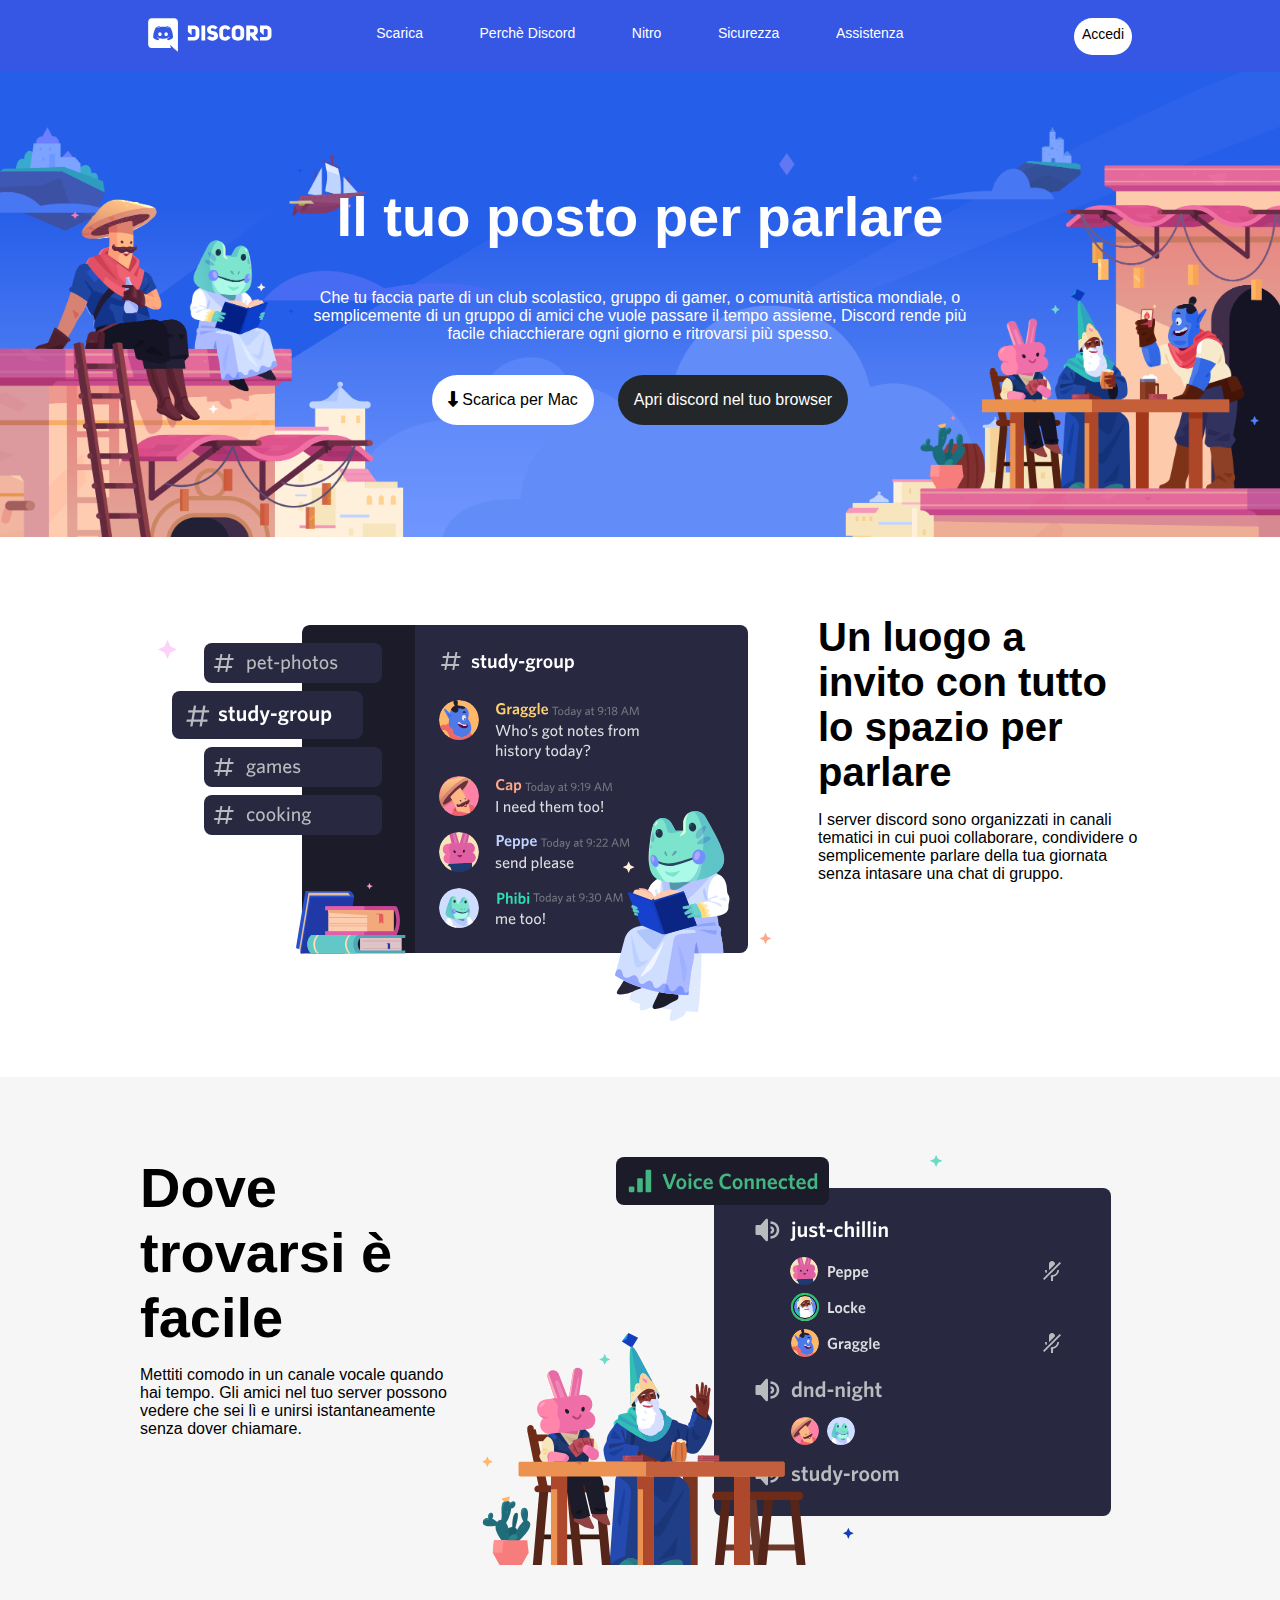
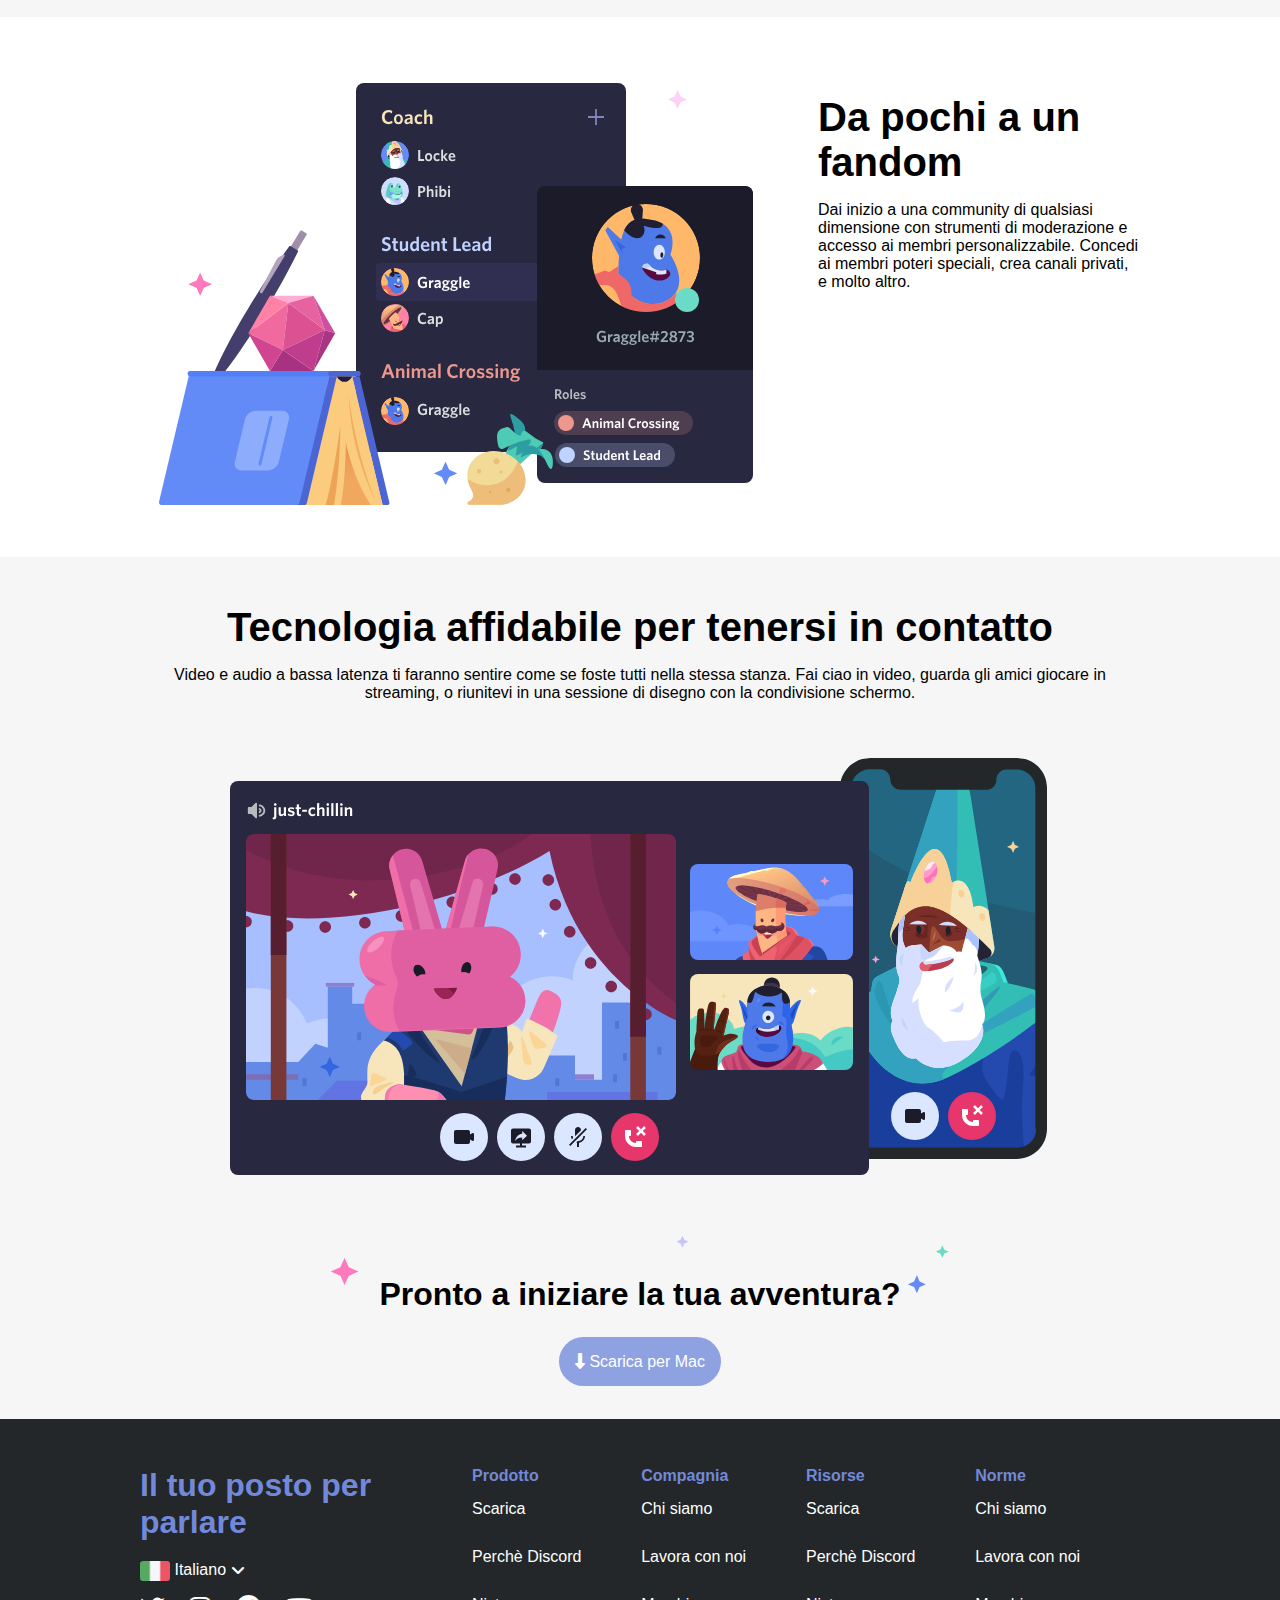
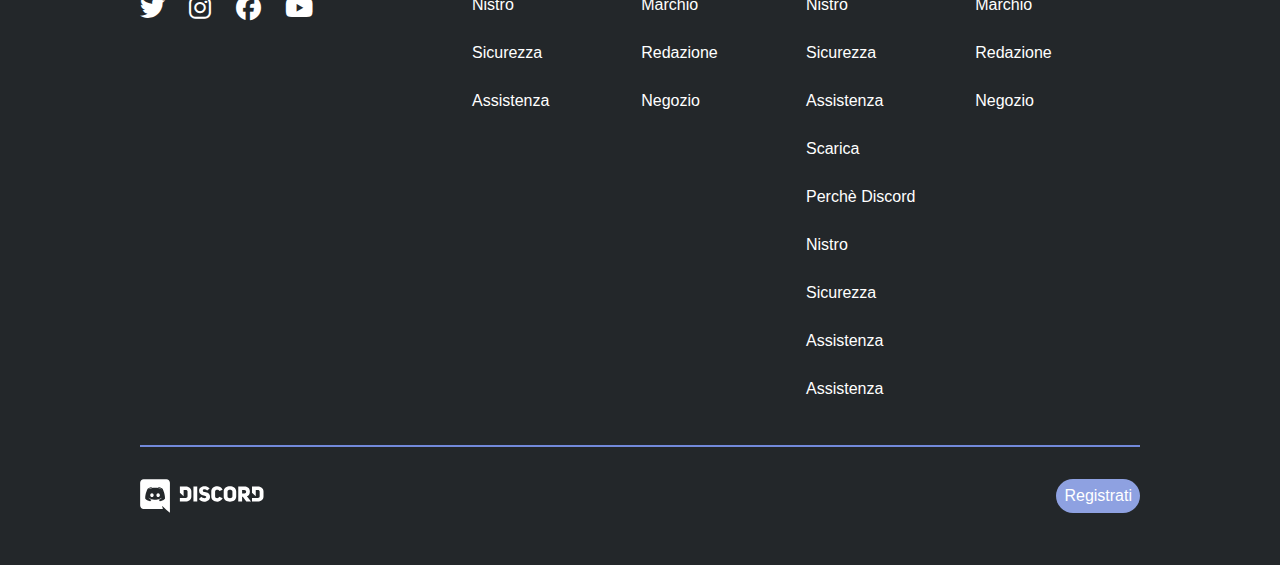
<file: index.html>
<!DOCTYPE html>
<html lang="en">
<head>
    <meta charset="UTF-8">
    <meta http-equiv="X-UA-Compatible" content="IE=edge">
    <meta name="viewport" content="width=device-width, initial-scale=1.0">

    <link rel="stylesheet" href="css/style.css">
    <link rel="stylesheet" href="https://cdnjs.cloudflare.com/ajax/libs/font-awesome/6.1.1/css/all.min.css">
    <title>Discord</title>
</head>
<body>
    <header>
        <div class="container d-flex">
            <div class="h-side logo">
                <img src="img/logo.svg" alt="">
            </div>

            <div class="nav">
                <ul class="d-flex">
                    <li>
                        <a href="#">Scarica</a>
                    </li>
                    <li>
                        <a href="#">Perchè Discord</a>
                    </li>
                    <li>
                        <a href="#">Nitro</a>
                    </li>
                    <li>
                        <a href="#">Sicurezza</a>
                    </li>
                    <li>
                        <a href="#">Assistenza</a>
                    </li>
                </ul>
            </div>

            <div class="h-side login d-flex">
                <a class="btn small-btn btn-white" href="#">Accedi</a>
            </div>
        </div>
    </header>

    <main>
        <!-- jumbotron -->
        <div class="section bg-jumbotron">
            <div class="container">
                <div class="jumbotron-content">
                    <h1>Il tuo posto per parlare</h1>
                    <p>Che tu faccia parte di un club scolastico, gruppo di gamer, o comunità artistica mondiale, o semplicemente di un gruppo di amici che vuole passare il tempo assieme, Discord rende più facile chiacchierare ogni giorno e ritrovarsi più spesso.</p>
                    <div class="jumbo-btn d-flex">
                        <a href="#" class="btn btn-white">
                            <i class="fa-solid fa-down-long"></i>
                            Scarica per Mac</a>
                        <a href="#" class="btn btn-dark">Apri discord nel tuo browser</a>
                    </div>
                  </div>
            </div>
        </div>
       
        <!-- first section -->
        <div class="section">
            <div class="container d-flex">
                <div class="col large-col">
                    <img src="img/item1.svg" alt="">
                </div>
                <div class="col small-col">
                    <h2>Un luogo a invito con tutto lo spazio per parlare</h2>
                    <p>I server discord sono organizzati in canali tematici in cui puoi collaborare, condividere o semplicemente parlare della tua giornata senza intasare una chat di gruppo.</p>
                </div>
            </div>
        </div>
       
        <!-- mid section -->
        <div class="section bg-grey">
            <div class="container d-flex-reverse">
                <div class="col large-col">
                    <img src="img/item2.svg" alt="">
                </div>

                <div class="col small-col">
                    <h1>Dove trovarsi è facile</h1>
                    <p>Mettiti comodo in un canale vocale quando hai tempo. Gli amici nel tuo server possono vedere che sei lì e unirsi istantaneamente senza dover chiamare.</p>
                </div>
            </div>
        </div>

        <!-- third section -->
        <div class="section">
            <div class="container d-flex">
                <div class="col large-col">
                    <img src="img/item3.svg" alt="">
                </div>

                <div class="col small-col">
                    <h2>Da pochi a un fandom</h2>
                    <p>Dai inizio a una community di qualsiasi dimensione con strumenti di moderazione e accesso ai membri personalizzabile. Concedi ai membri poteri speciali, crea canali privati, e molto altro.</p>
                </div>
            </div>
        </div>
 
        <!-- bigger section -->
        <div class="section bg-grey">
            <div class="container">
                <div class="big-content">
                    <h2>Tecnologia affidabile per tenersi in contatto</h2>
                    <p>Video e audio a bassa latenza ti faranno sentire come se foste tutti nella stessa stanza. Fai ciao in video, guarda gli amici giocare in streaming, o riunitevi in una sessione di disegno con la condivisione schermo.</p>
                    <img src="img/item4-big.svg" alt="">

                    <div class="end-phrase">
                        <div>
                            <h3>Pronto a iniziare la tua avventura?</h3>
                        </div>
                    </div>

                    <div>
                        <a href="#" class="btn btn-violet">
                            <i class="fa-solid fa-down-long"></i>
                            Scarica per Mac
                        </a>
                    </div>
                </div>
            </div>
        </div>
    </main>

    <footer>
        <div class="section bg-footer">
            <div class="container d-flex ft-container">

                <!-- left side -->
                <div class="ft-col left-col">
                    <h3>Il tuo posto per parlare</h3>
                    <div class="language">
                        <img src="img/ita.png" alt="">
                        <span>Italiano</span>
                        <i class="fa-solid fa-angle-down"></i>
                    </div>

                    <div class="social-media">
                        <i class="fa-brands fa-twitter"></i>
                        <i class="fa-brands fa-instagram"></i>
                        <i class="fa-brands fa-facebook"></i>
                        <i class="fa-brands fa-youtube"></i>
                    </div>
                </div>

                <!-- link columns -->
                <div class="ft-col right-col d-flex">
                    <div class="in-col">
                        <h4>Prodotto</h4>
                        <ul>
                            <li>
                                <a href="#">Scarica</a>
                            </li>

                            <li>
                                <a href="#">Perchè Discord</a>
                            </li>

                            <li>
                                <a href="#">Nistro</a>
                            </li>

                            <li>
                                <a href="#">Sicurezza</a>
                            </li>

                            <li>
                                <a href="#">Assistenza</a>
                            </li>
                        </ul>
                    </div>

                    <div class="in-col">
                        <h4>Compagnia</h4>
                        <ul>
                            <li>
                                <a href="#">Chi siamo</a>
                            </li>

                            <li>
                                <a href="#">Lavora con noi</a>
                            </li>

                            <li>
                                <a href="#">Marchio</a>
                            </li>

                            <li>
                                <a href="#">Redazione</a>
                            </li>

                            <li>
                                <a href="#">Negozio</a>
                            </li>
                        </ul>
                    </div>

                    <div class="in-col">
                        <h4>Risorse</h4>
                        <ul>
                            <li>
                                <a href="#">Scarica</a>
                            </li>

                            <li>
                                <a href="#">Perchè Discord</a>
                            </li>

                            <li>
                                <a href="#">Nistro</a>
                            </li>

                            <li>
                                <a href="#">Sicurezza</a>
                            </li>

                            <li>
                                <a href="#">Assistenza</a>
                            </li>

                            <li>
                                <a href="#">Scarica</a>
                            </li>

                            <li>
                                <a href="#">Perchè Discord</a>
                            </li>

                            <li>
                                <a href="#">Nistro</a>
                            </li>

                            <li>
                                <a href="#">Sicurezza</a>
                            </li>

                            <li>
                                <a href="#">Assistenza</a>
                            </li>

                            <li>
                                <a href="#">Assistenza</a>
                            </li>
                        </ul>
                    </div>

                    <div class="in-col">
                        <h4>Norme</h4>
                        <ul>
                            <li>
                                <a href="#">Chi siamo</a>
                            </li>

                            <li>
                                <a href="#">Lavora con noi</a>
                            </li>

                            <li>
                                <a href="#">Marchio</a>
                            </li>

                            <li>
                                <a href="#">Redazione</a>
                            </li>

                            <li>
                                <a href="#">Negozio</a>
                            </li>
                        </ul>
                    </div>
                </div>
            </div>

            <!-- end page -->
            <div class="container bg-endpage clearfix">
                <div class="ft-logo">
                    <img src="img/logo.svg" alt="">
                </div>

                <div class="ft-button btn small-btn btn-violet">Registrati</div>
            </div>
        </div>        
    </footer>
</body>
</html>
</file>
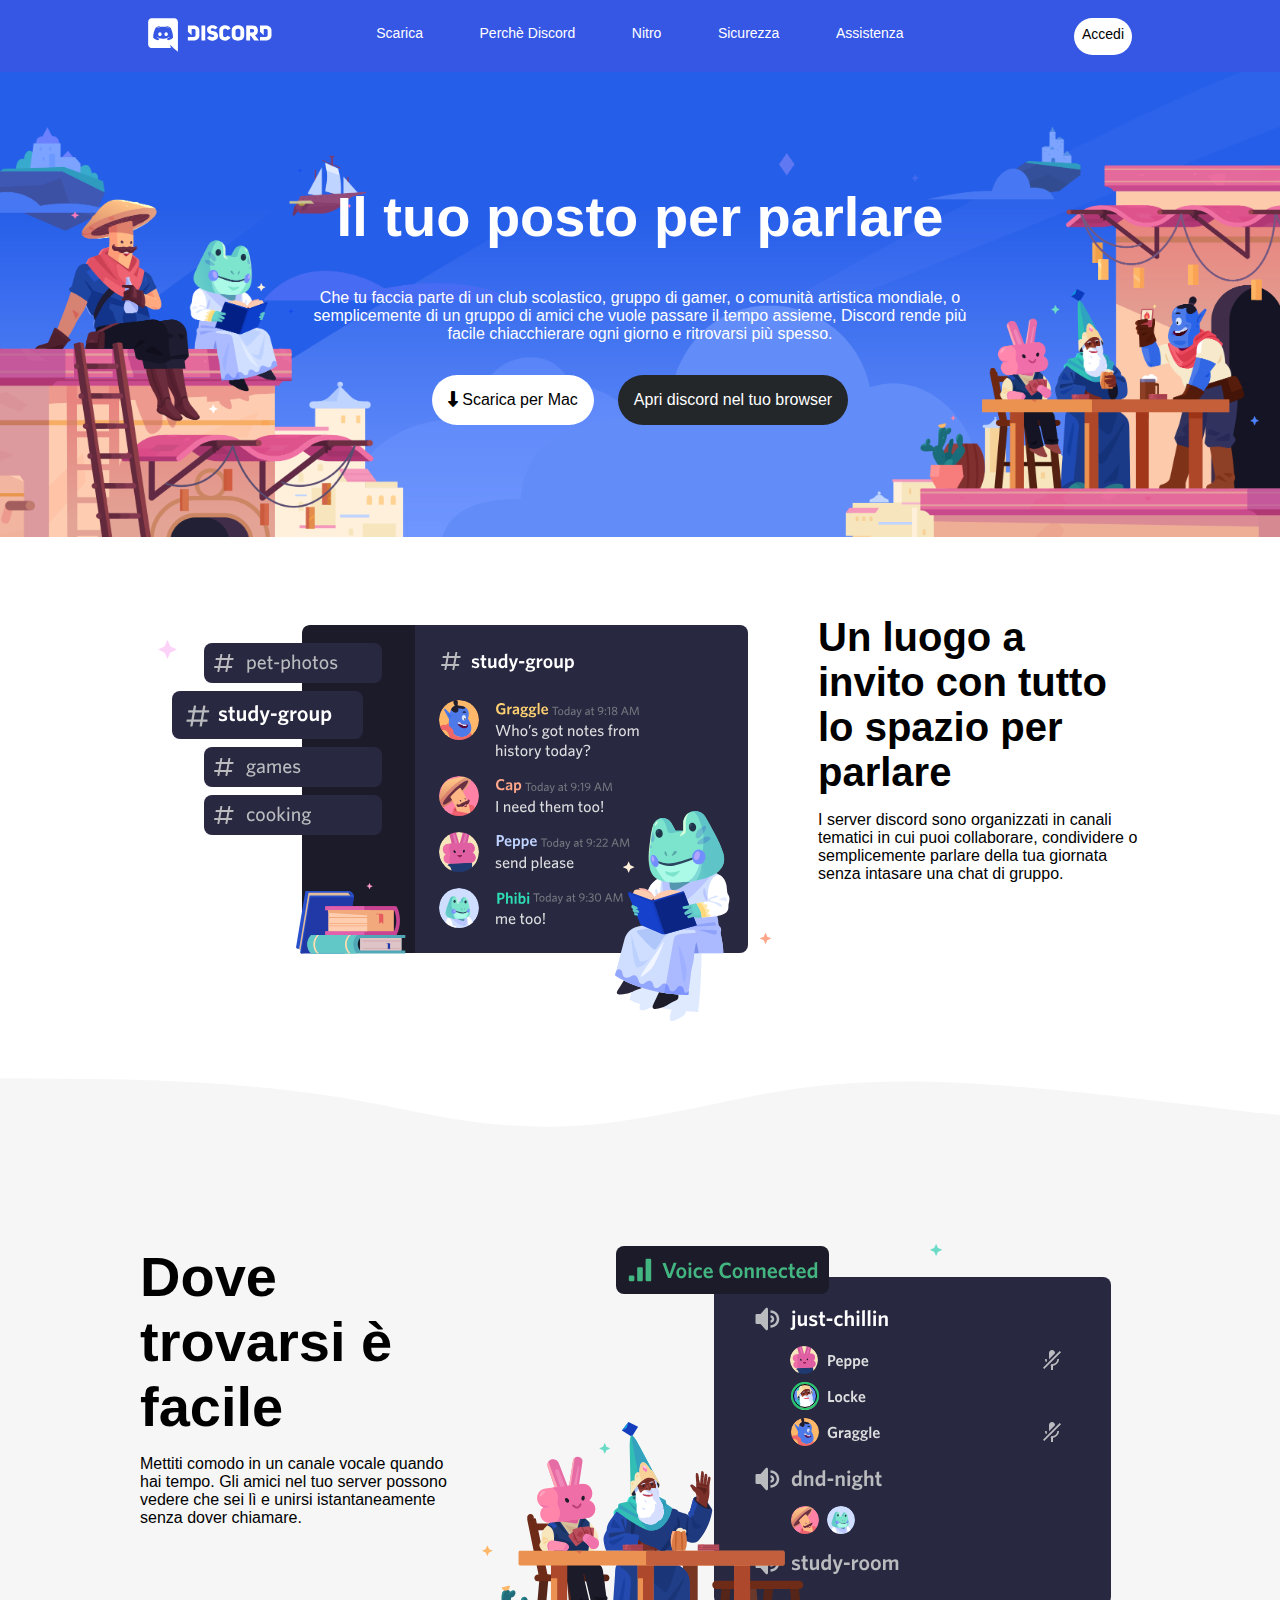
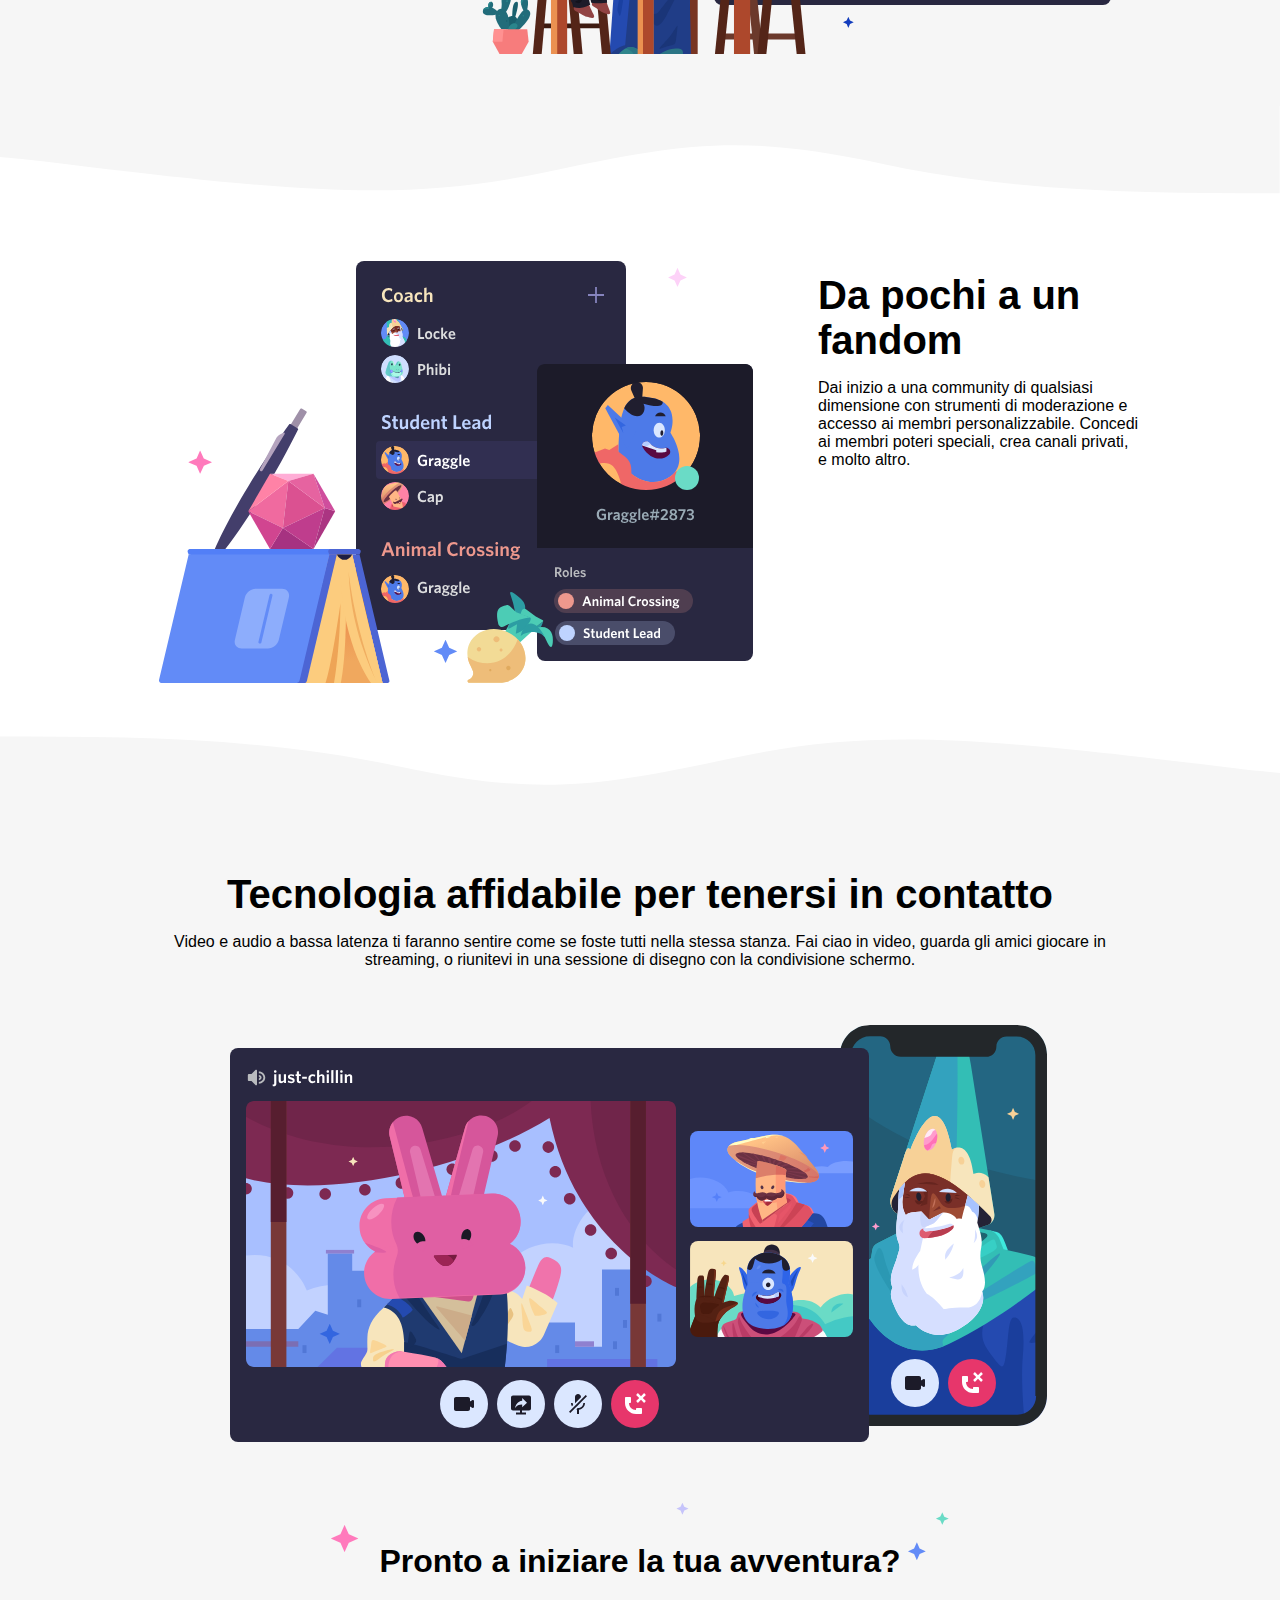
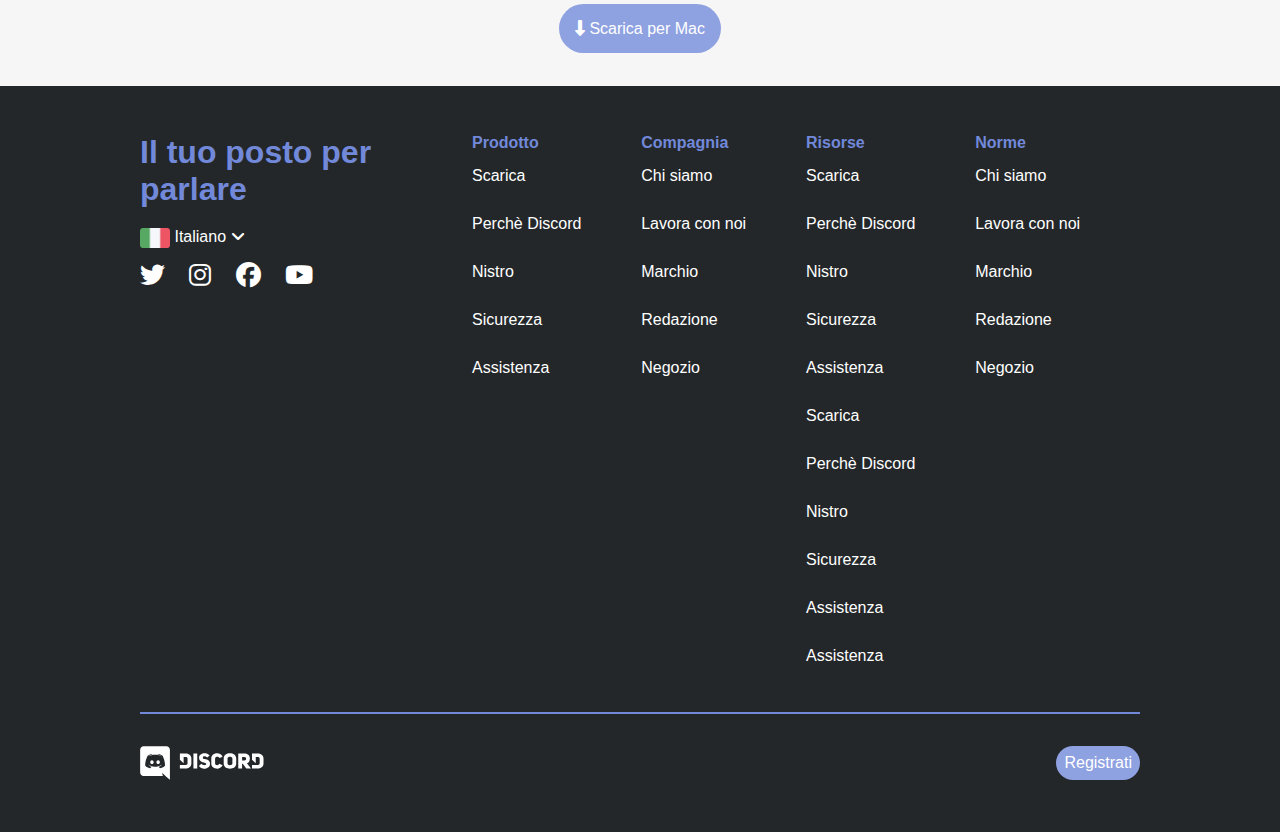
<file: bonus.html>
<!DOCTYPE html>
<html lang="en">
<head>
    <meta charset="UTF-8">
    <meta http-equiv="X-UA-Compatible" content="IE=edge">
    <meta name="viewport" content="width=device-width, initial-scale=1.0">

    <link rel="stylesheet" href="css/style.css">
    <link rel="stylesheet" href="css/bonus.css">
    <link rel="stylesheet" href="https://cdnjs.cloudflare.com/ajax/libs/font-awesome/6.1.1/css/all.min.css">
    <title>Discord</title>
</head>
<body>
    <header>
        <div class="container d-flex">
            <div class="h-side logo">
                <img src="img/logo.svg" alt="">
            </div>

            <div class="nav">
                <ul class="d-flex">
                    <li>
                        <a href="#">Scarica</a>
                    </li>
                    <li>
                        <a href="#">Perchè Discord</a>
                    </li>
                    <li>
                        <a href="#">Nitro</a>
                    </li>
                    <li>
                        <a href="#">Sicurezza</a>
                    </li>
                    <li>
                        <a href="#">Assistenza</a>
                    </li>
                </ul>
            </div>

            <div class="h-side login d-flex">
                <a class="btn small-btn btn-white" href="#">Accedi</a>
            </div>
        </div>
    </header>

    <main>
        <!-- jumbotron -->
        <div class="section bg-jumbotron">
            <div class="container">
                <div class="jumbotron-content">
                    <h1>Il tuo posto per parlare</h1>
                    <p>Che tu faccia parte di un club scolastico, gruppo di gamer, o comunità artistica mondiale, o semplicemente di un gruppo di amici che vuole passare il tempo assieme, Discord rende più facile chiacchierare ogni giorno e ritrovarsi più spesso.</p>
                    <div class="jumbo-btn d-flex">
                        <a href="#" class="btn btn-white">
                            <i class="fa-solid fa-down-long"></i>
                            Scarica per Mac</a>
                        <a href="#" class="btn btn-dark">Apri discord nel tuo browser</a>
                    </div>
                  </div>
            </div>
        </div>
       
        <!-- first section -->
        <div class="section">
            <div class="container d-flex">
                <div class="col large-col">
                    <img src="img/item1.svg" alt="">
                </div>
                <div class="col small-col">
                    <h2>Un luogo a invito con tutto lo spazio per parlare</h2>
                    <p>I server discord sono organizzati in canali tematici in cui puoi collaborare, condividere o semplicemente parlare della tua giornata senza intasare una chat di gruppo.</p>
                </div>
            </div>
        </div>
       
        <!-- mid section -->
        <svg class="wave-1hkxOo" version="1.1" xmlns="http://www.w3.org/2000/svg" viewBox="0 0 1440 100" preserveAspectRatio="none"><path class="wavePath-haxJK1 animationPaused-2hZ4IO" d="M826.337463,25.5396311 C670.970254,58.655965 603.696181,68.7870267 447.802481,35.1443383 C293.342778,1.81111414 137.33377,1.81111414 0,1.81111414 L0,150 L1920,150 L1920,1.81111414 C1739.53523,-16.6853983 1679.86404,73.1607868 1389.7826,37.4859505 C1099.70117,1.81111414 981.704672,-7.57670281 826.337463,25.5396311 Z" fill="currentColor"></path></svg>
        <div class="section bg-grey">
            <div class="container d-flex-reverse">
                <div class="col large-col">
                    <img src="img/item2.svg" alt="">
                </div>

                <div class="col small-col">
                    <h1>Dove trovarsi è facile</h1>
                    <p>Mettiti comodo in un canale vocale quando hai tempo. Gli amici nel tuo server possono vedere che sei lì e unirsi istantaneamente senza dover chiamare.</p>
                </div>
            </div>
        </div>
        <svg class="wave-1hkxOo under" version="1.1" xmlns="http://www.w3.org/2000/svg" viewBox="0 0 1440 100" preserveAspectRatio="none"><path class="wavePath-haxJK1 animationPaused-2hZ4IO" d="M826.337463,25.5396311 C670.970254,58.655965 603.696181,68.7870267 447.802481,35.1443383 C293.342778,1.81111414 137.33377,1.81111414 0,1.81111414 L0,150 L1920,150 L1920,1.81111414 C1739.53523,-16.6853983 1679.86404,73.1607868 1389.7826,37.4859505 C1099.70117,1.81111414 981.704672,-7.57670281 826.337463,25.5396311 Z" fill="currentColor"></path></svg>


        <!-- third section -->
        <div class="section">
            <div class="container d-flex">
                <div class="col large-col">
                    <img src="img/item3.svg" alt="">
                </div>

                <div class="col small-col">
                    <h2>Da pochi a un fandom</h2>
                    <p>Dai inizio a una community di qualsiasi dimensione con strumenti di moderazione e accesso ai membri personalizzabile. Concedi ai membri poteri speciali, crea canali privati, e molto altro.</p>
                </div>
            </div>
        </div>
 
        <!-- bigger section -->
        <svg class="wave-1hkxOo" version="1.1" xmlns="http://www.w3.org/2000/svg" viewBox="0 0 1440 100" preserveAspectRatio="none"><path class="wavePath-haxJK1 animationPaused-2hZ4IO" d="M826.337463,25.5396311 C670.970254,58.655965 603.696181,68.7870267 447.802481,35.1443383 C293.342778,1.81111414 137.33377,1.81111414 0,1.81111414 L0,150 L1920,150 L1920,1.81111414 C1739.53523,-16.6853983 1679.86404,73.1607868 1389.7826,37.4859505 C1099.70117,1.81111414 981.704672,-7.57670281 826.337463,25.5396311 Z" fill="currentColor"></path></svg>
        <div class="section bg-grey">
            <div class="container">
                <div class="big-content">
                    <h2>Tecnologia affidabile per tenersi in contatto</h2>
                    <p>Video e audio a bassa latenza ti faranno sentire come se foste tutti nella stessa stanza. Fai ciao in video, guarda gli amici giocare in streaming, o riunitevi in una sessione di disegno con la condivisione schermo.</p>
                    <img src="img/item4-big.svg" alt="">

                    <div class="end-phrase">
                        <div>
                            <h3>Pronto a iniziare la tua avventura?</h3>
                        </div>
                    </div>

                    <div>
                        <a href="#" class="btn btn-violet">
                            <i class="fa-solid fa-down-long"></i>
                            Scarica per Mac
                        </a>
                    </div>
                </div>
            </div>
        </div>
    </main>

    <footer>
        <div class="section bg-footer">
            <div class="container d-flex ft-container">

                <!-- left side -->
                <div class="ft-col left-col">
                    <h3>Il tuo posto per parlare</h3>
                    <div class="language">
                        <img src="img/ita.png" alt="">
                        <span>Italiano</span>
                        <i class="fa-solid fa-angle-down"></i>
                    </div>

                    <div class="social-media">
                        <i class="fa-brands fa-twitter"></i>
                        <i class="fa-brands fa-instagram"></i>
                        <i class="fa-brands fa-facebook"></i>
                        <i class="fa-brands fa-youtube"></i>
                    </div>
                </div>

                <!-- link columns -->
                <div class="ft-col right-col d-flex">
                    <div class="in-col">
                        <h4>Prodotto</h4>
                        <ul>
                            <li>
                                <a href="#">Scarica</a>
                            </li>

                            <li>
                                <a href="#">Perchè Discord</a>
                            </li>

                            <li>
                                <a href="#">Nistro</a>
                            </li>

                            <li>
                                <a href="#">Sicurezza</a>
                            </li>

                            <li>
                                <a href="#">Assistenza</a>
                            </li>
                        </ul>
                    </div>

                    <div class="in-col">
                        <h4>Compagnia</h4>
                        <ul>
                            <li>
                                <a href="#">Chi siamo</a>
                            </li>

                            <li>
                                <a href="#">Lavora con noi</a>
                            </li>

                            <li>
                                <a href="#">Marchio</a>
                            </li>

                            <li>
                                <a href="#">Redazione</a>
                            </li>

                            <li>
                                <a href="#">Negozio</a>
                            </li>
                        </ul>
                    </div>

                    <div class="in-col">
                        <h4>Risorse</h4>
                        <ul>
                            <li>
                                <a href="#">Scarica</a>
                            </li>

                            <li>
                                <a href="#">Perchè Discord</a>
                            </li>

                            <li>
                                <a href="#">Nistro</a>
                            </li>

                            <li>
                                <a href="#">Sicurezza</a>
                            </li>

                            <li>
                                <a href="#">Assistenza</a>
                            </li>

                            <li>
                                <a href="#">Scarica</a>
                            </li>

                            <li>
                                <a href="#">Perchè Discord</a>
                            </li>

                            <li>
                                <a href="#">Nistro</a>
                            </li>

                            <li>
                                <a href="#">Sicurezza</a>
                            </li>

                            <li>
                                <a href="#">Assistenza</a>
                            </li>

                            <li>
                                <a href="#">Assistenza</a>
                            </li>
                        </ul>
                    </div>

                    <div class="in-col">
                        <h4>Norme</h4>
                        <ul>
                            <li>
                                <a href="#">Chi siamo</a>
                            </li>

                            <li>
                                <a href="#">Lavora con noi</a>
                            </li>

                            <li>
                                <a href="#">Marchio</a>
                            </li>

                            <li>
                                <a href="#">Redazione</a>
                            </li>

                            <li>
                                <a href="#">Negozio</a>
                            </li>
                        </ul>
                    </div>
                </div>
            </div>

            <!-- end page -->
            <div class="container bg-endpage clearfix">
                <div class="ft-logo">
                    <img src="img/logo.svg" alt="">
                </div>

                <div class="ft-button btn small-btn btn-violet">Registrati</div>
            </div>
        </div>        
    </footer>
</body>
</html>
</file>
<file: css/style.css>
* {
    margin: 0;
    padding: 0;
    box-sizing: border-box;
}

body {
    font-size: 16px;
    font-family: Helvetica, sans-serif;
}

header {
    background-color: #3656E4;
    font-size: 14px;
}

header .container {
    padding: 0.6rem 0;
}

h1 {
    font-size: 3.5rem;
}

h2 {
    font-size: 2.5rem;
}

h3 {
    font-size: 2rem;
}

hr {
    color: white;
    margin: 2rem 0;
}

.section {
    padding: 3rem 1rem;
}

.container {
    width: 1000px;
    margin: auto;
}

.d-flex {
    display: flex;
}

.d-flex-reverse {
    display: flex;
    flex-direction: row-reverse;
}

.h-side, .nav {
    padding: 0.5rem;
    min-width: 100px;
}

.h-side{
    width: 20%;
}

.nav {
    flex-grow: 1;
    padding-top: 1rem;
}

.nav ul {
    justify-content: space-around;
}

.nav li {
    list-style: none;
}
 .nav a {
    text-decoration: none;
    color: white;
    padding: .7rem;
 }

.login {
    justify-content: end;
}

.btn {
    border-radius: 30px;
    text-decoration: none;
    padding: 1rem;
}

.small-btn {
    padding: .5rem;
}

.btn-white {
    background-color: white;
    color: black;
}

.btn-dark {
    background-color: #23272A;
    color: white;
}

.btn-violet {
    color: white;
    background-color: #8EA1E1;
}

.bg-jumbotron {
    background-color: #3858E5;
    background-image: url(../img/jumbo.png);
    background-size: cover;
    background-position: center;
}

.jumbotron-content {
    text-align: center;
    color: white;
    width: 80%;
    min-height: 300px;
    margin: auto;
    padding: 4rem;
}

.jumbotron-content p {
    margin-top: 2.5rem;
    margin-bottom: 2rem;
}

.jumbo-btn {
    justify-content: center;
    gap: 1.5rem;
}

.large-col {
    min-width: 200px;
    min-height: 300px;
    flex-shrink: 0;
}

.small-col {
    min-width: 100px;
    min-height: 300px;
    padding-top: 30px;
}

p {
    margin-top: 1rem;
}

.bg-grey {
    background-color: #F6F6F6;
}

.big-content {
    text-align: center;
}

.end-phrase {
    background-image: url(../img/stars.svg);
    padding: 2.5rem;
    background-repeat: no-repeat;
    background-size: contain;
    background-position: top;
    width: 620px;
    margin: auto;

}

.bg-footer {
    background-color: #23272A;
}

.ft-container {
    gap: 2rem;
    border-bottom: 2px solid #7289DA;
}

.ft-col {
    min-height: 400px;
    padding-bottom: 2rem;
}

.ft-col h3, .ft-col h4 {
    color: #7289DA;
}

.ft-col.left-col {
    flex-grow: 1;
    max-width: calc(100% / 5 * 1.5);
    color: white;
}

.language {
    padding-top: 20px;
}

.left-col img {
    width: 30px;
    vertical-align: middle;
}

.social-media .fa-brands {
    padding-top: 15px;
    padding-right: 20px;
    font-size: 25px;
}

.ft-col.right-col {
    flex-grow: 3;
}

.in-col {
    flex-grow: 1;
}

.in-col ul {
    list-style: none;
}

.in-col a {
    display: inline-block;
    color: white;
    text-decoration: none;
    padding: 15px 0;
}

.in-col a:hover {
    text-decoration: underline;
}

.bg-endpage {
    padding-top: 2rem;
}

.clearfix {
    content: "";
    display: table;
    clear: both;
}

.ft-logo {
    float: left;
}

.ft-button {
    float: right;
}
</file>
<file: css/bonus.css>
.nav a:hover {
    text-decoration: underline;
}

.btn:hover {
    box-shadow: 0 8px 15px rgba(0,0,0,.2);
}

.btn-white:hover {
    background-color: rgb(235, 235, 235);
}

.btn-dark:hover {
    background-color: #4a4f53;
}

.btn-violet:hover {
    background-color: #718add;
}

.wave-1hkxOo {
    color: #F6F6F6;
    display: block;
    width: max-content;
}

.wave-1hkxOo.under {
    color: #F6F6F6;
    display: block;
    width: max-content;
    transform: rotate(180deg);
}

.in-col a:hover {
    text-decoration: underline;
}
</file>
